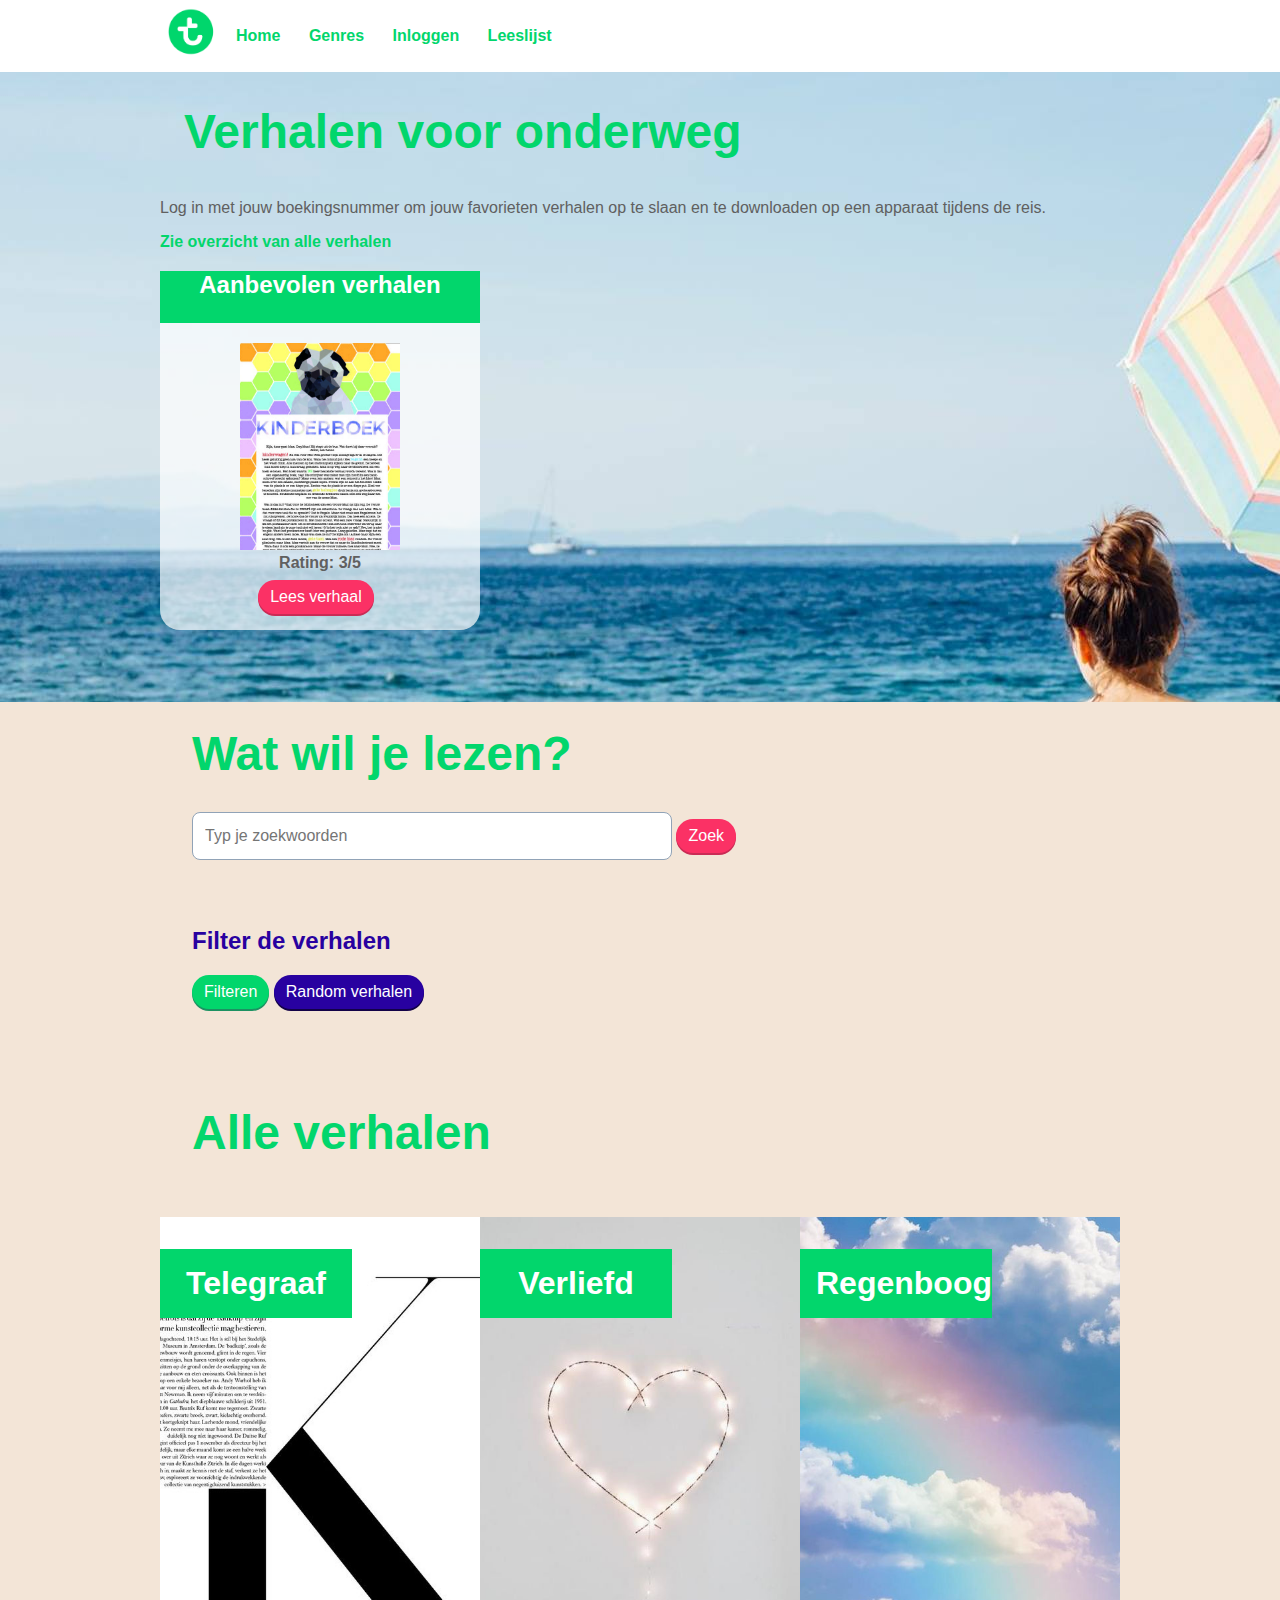
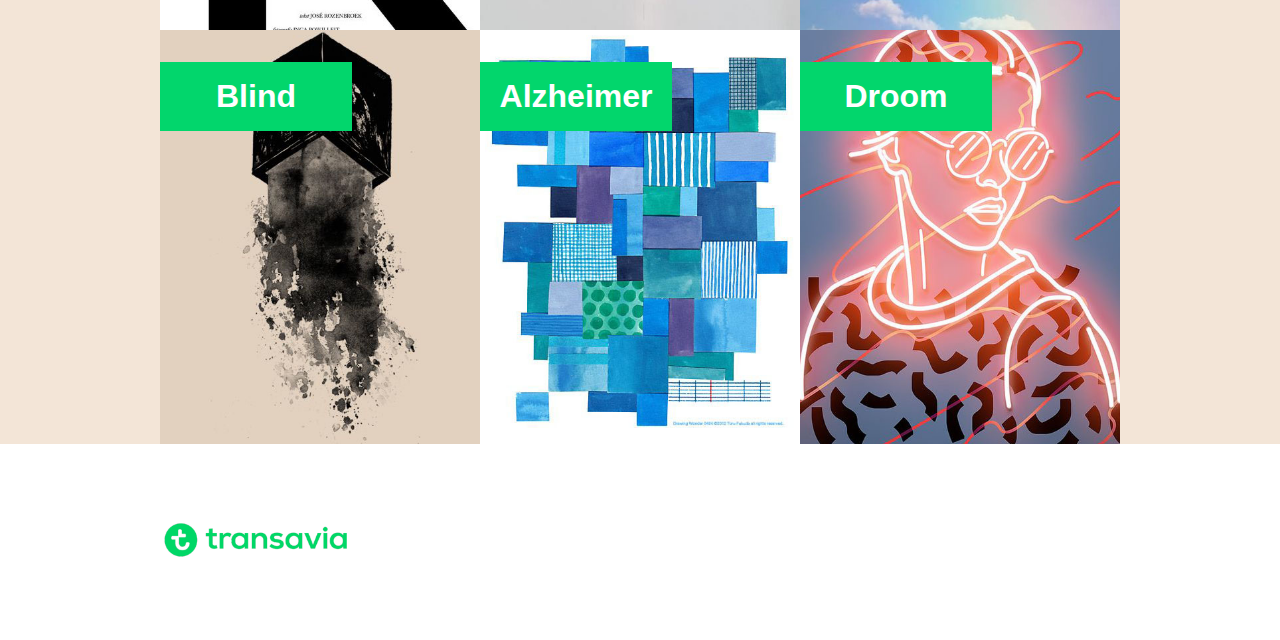
<file: index.html>
<!DOCTYPE html>
<html lang="en">

<head>
    <meta charset="UTF-8">
    <meta name="viewport" content="width=device-width, initial-scale=1">
    <title>99 verhalen voor onderweg</title>
    <link rel="stylesheet" href="css/styles.css">
</head>

<body>
    <!-- Dit is de header met het logo en de titel van de website -->
    <header>
        <img src="images/Transavia_logo.svg.png" alt="">
        <nav>
            <ul>
                <li><a href="index.html">Home</a></li>
                <li><a href="">Genres</a></li>
                <li><a href="login.html">Inloggen</a></li>
                <li><a href="">Leeslijst</a></li>
            </ul>
        </nav>
    </header>


    <!-- Het aanbevolen verhaal-->
    <main>
        <section class="aanbevolen">
            <h1>Verhalen voor onderweg</h1>
            <p>Log in met jouw boekingsnummer om jouw favorieten verhalen op te slaan en te downloaden op een apparaat tijdens de reis.</p>
            <a href="#alleverhalen">Zie overzicht van alle verhalen</a>
            <article>
                <h2>Aanbevolen verhalen</h2>
                <a href="Verhaal.html">
                <img src="images/verhaal7.jpg" alt="">  </a>
                <p>Rating: 3/5</p>
                <a href="Verhaal.html">
               <button>Lees verhaal </button>   
                </a>
            </article>
        </section>

        <!-- De zoekbalk op de pagina -->
        <section class="zoekbalk">
            <h1>Wat wil je lezen?</h1>
            <input type="text" placeholder="Typ je zoekwoorden" name="zoeken">
            <button type="submit">Zoek<i></i></button>
        </section>

        <!-- Filteren op een verhaal en een knop om random verhalen op te halen -->
        <section class="filteren">
            <h2>Filter de verhalen</h2>
            <button>Filteren</button>
            <button>Random verhalen</button>
        </section>

        <!-- De verhalen van de website-->
        <section class="verhalen">
            <h1 id="alleverhalen">Alle verhalen </h1>
            <article>
                <h3>Telegraaf</h3>
                <img src="images/verhaal1.jpg" alt="">
                <!-- <h3>Kinderboek (45)</h3>
                <img src="images/book1.jpg" alt="">
                <p>Rating: 3/5</p>
                <button>Voeg toe aan lijst</button> -->
            </article>
            <article>
                <h3>Verliefd</h3>
                <img src="images/verhaal2.jpg" alt="">
                <!-- <h3>Kinderboek (45)</h3>
                <img src="images/book2.jpg" alt="">
                <p>Rating: 3/5</p>
                <button>Voeg toe aan lijst</button> -->
            </article>
            <article>
                <h3>Regenboog</h3>
                <img src="images/verhaal3.jpg" alt="">
                <!--   <h3>Kinderboek (45)</h3>
                <img src="images/book3.jpg" alt="">
                <p>Rating: 3/5</p>
                <button>Voeg toe aan lijst</button> -->
            </article>
            <article>
                <h3>Blind</h3>
                <img src="images/verhaal4.jpg" alt="">
            </article>
            <article>
                <h3>Alzheimer</h3>
                <img src="images/verhaal5.jpg" alt="">
            </article>
            <article>
                <h3>Droom</h3>
                <img src="images/verhaal6.jpg" alt="">
            </article>
        </section>
    </main>

    <!-- De footer-->
    <footer>
        <img src="images/logo_transavia.png" alt="">
    </footer>

</body>

</html>
</file>
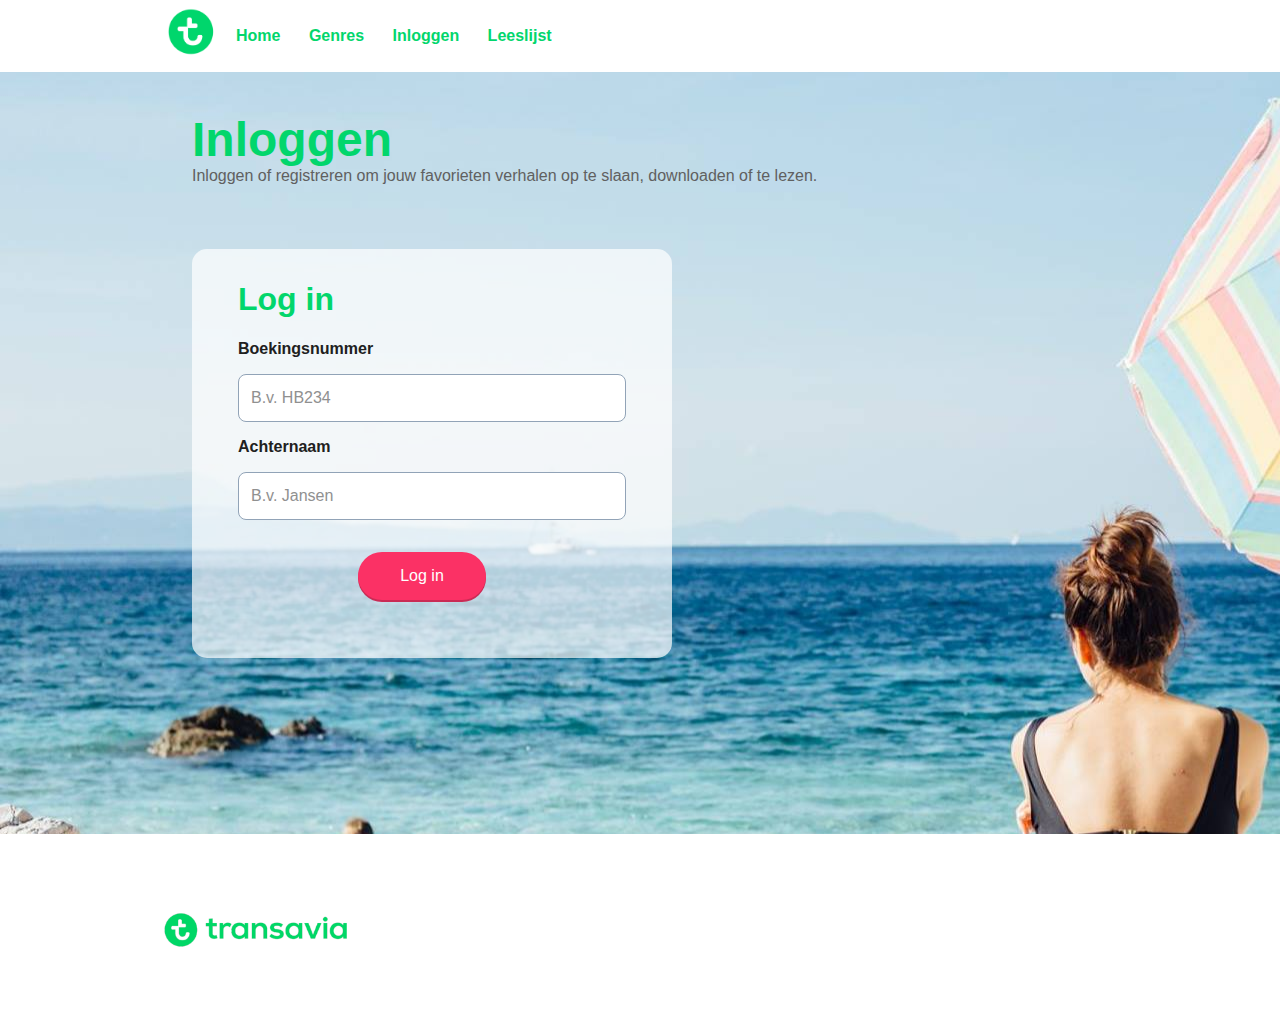
<file: login.html>
<!DOCTYPE html>
<html lang="en">

<head>
    <meta charset="UTF-8">
    <meta name="viewport" content="width=device-width, initial-scale=1">
    <title>99 verhalen voor onderweg</title>
    <link rel="stylesheet" href="css/styles.css">
</head>

<body>
    <!-- Dit is de header met het logo en de titel van de website -->
    <header>
        <img class="logo" src="images/Transavia_logo.svg.png" alt="">
        <nav>
            <ul>
                <li><a href="index.html">Home</a></li>
                <li><a href="genres.html">Genres</a></li>
                <li><a href="login.html">Inloggen</a></li>
                <li><a href="">Leeslijst</a></li>
            </ul>
        </nav>
    </header>


    <!-- Het inlog formulier-->
    <main>
        <section class="login">
            <h1>Inloggen</h1>
            <p>Inloggen of registreren om jouw favorieten verhalen op te slaan, downloaden of te lezen.</p>
            <form method="get" action="index.html">
                <fieldset>
                    <legend>Log in</legend>
                    <label>Boekingsnummer</label>
                    <input type="text" name="text" value="B.v. HB234">
                    <label>Achternaam</label>
                    <input type="text" name="lastname" value="B.v. Jansen">
                    <input type="submit" value="Log in">
                </fieldset>
            </form>
        </section>
    </main>


    <!-- De footer-->
    <footer>
        <img src="images/logo_transavia.png" alt="">
    </footer>
</body>
</html>
</file>
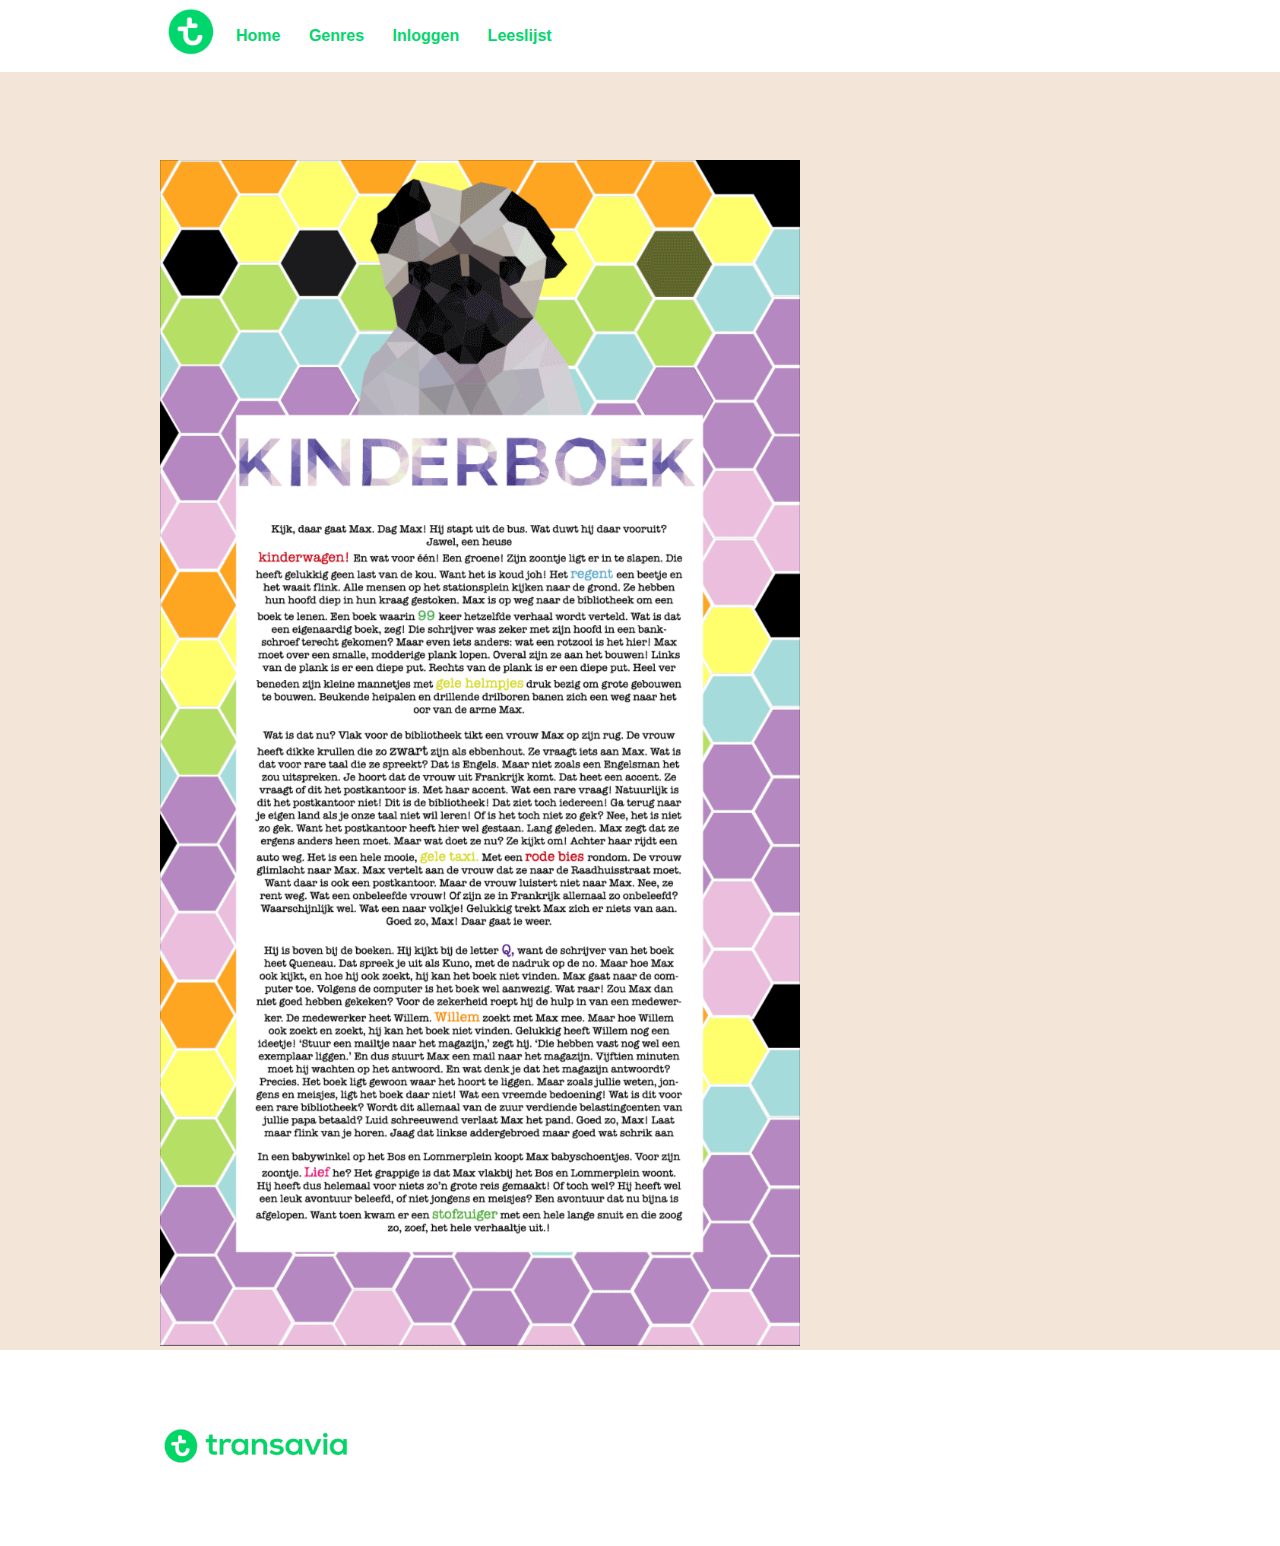
<file: Verhaal.html>
<!DOCTYPE html>
<html lang="en">

<head>
    <meta charset="UTF-8">
    <meta name="viewport" content="width=device-width, initial-scale=1">
    <title>99 verhalen voor onderweg</title>
    <link rel="stylesheet" href="css/styles.css">
</head>

<body>
    <!-- Dit is de header met het logo en de titel van de website -->
    <header>
        <img src="images/Transavia_logo.svg.png" alt="">
        <nav>
            <ul>
                <li><a href="index.html">Home</a></li>
                <li><a href="">Genres</a></li>
                <li><a href="login.html">Inloggen</a></li>
                <li><a href="">Leeslijst</a></li>
            </ul>
        </nav>
    </header>


    <!-- Het aanbevolen verhaal-->
    <main>
    <section class="verhaal">
      <img src="images/verhaal_2.gif" alt="">  
    </section>
  
 
       
    </main>

    <!-- De footer-->
    <footer>
        <img src="images/logo_transavia.png" alt="">
    </footer>

</body>

</html>
</file>
<file: css/styles.css>
* {
    box-sizing: border-box;
}

/*body*/

body {
    margin: 0;
    font-family: 'Nexa', sans-serif;
}

main {
    background-color: #F3E5D7;
}

/* header */

header {
    position: absolute;
    left: 0;
    right: 0;
    margin: 0;
    background-color: #fff;
    padding: 0.5em 0.5em;
    display: flex;
    justify-content: flex-start;
}

header img {
    height: 3em;
    margin-left: 10em;
}

nav ul {
    list-style: none;
    margin-left: -2em;
}

nav li {
    display: inline-block;
    margin: 0.2em 0.5em;
}

nav a {
    font-weight: 900;
    text-decoration: none;
    font-size: 1em;
    padding: 0.25em;
    color: #02D66C;
}

nav a:hover {
    color: #2A3280;
}


/* hompagina */

section.aanbevolen {
    background-image: url(../images/achtergrond.jpg);
    padding: 5em 10em;
}

section.aanbevolen h1 {
    font-size: 3em;
    margin: 0;
}

section.aanbevolen h2 {
    background-color: #02D66C;
    color: #fff;
    padding-bottom: 1em;
}

section.aanbevolen p {
    margin: -1.5em 0 4em -3em 2em;
    font-size: 1em;
}
section.aanbevolen a:nth-of-type(1) {
    color: #02D66C;#;
    text-decoration: none;
    font-weight: 600;
}

section.aanbevolen article p:nth-of-type(1) {
    font-weight: 600;
}

section.aanbevolen article {
    background-color: rgba(255, 255, 255, 0.7);
    text-align: center;
    max-width: 20em;
    border-radius: 20px;
}

section.aanbevolen article img {
    max-width: 10em;
    margin-bottom: -1em;
}

section.aanbevolen button {
    margin: -1em 1em 1em 0.5em;
}

/*zoekbalk*/

section.zoekbalk {
    background-color: #F3E5D7;
    margin-top: -2.5em;
}

section.zoekbalk h1 {
    margin-left: 3.5em;
    margin-bottom: -0.2em;
}

section.zoekbalk input {
    height: 3em;
    max-width: 30em;
    margin: 1em 0 3em 12em;
    font-size: 1em;
}

/*Filteren en random verhalen*/

section.filteren {
    background-color: #F3E5D7;
    margin: 1em 5em 5em 12em;
}

section.filteren h2 {
    color: #2801A0;
}

section.filteren button:nth-last-of-type(1) {
    background-color: #2801A0;
    box-shadow: 0 2px #120147;
    font-weight: 500;
}

section.filteren button:nth-last-of-type(2) {
    background-color: #02D66C;
    box-shadow: 0 2px #1C9262;
    font-weight: 500;
}

/*Alle verhalen*/

section.verhalen {
    margin-top: -2.5em;
    display: flex;
    flex-wrap: wrap;
    justify-content: flex-start;
}

section.verhalen h1 {
    width: 100%;
    margin-left: 3.5em;
}


/*article*/

section.verhalen {
    background-color: #F3E5D7;
}



section.verhalen article {
    text-align: center;
    min-width: 10em;
    margin-bottom: -0.3em;
}

section.verhalen article:hover {
    opacity: 0.5;
}

section.verhalen article:nth-of-type(1) {
    margin-left: 10em;
}

section.verhalen article:nth-of-type(4) {
    margin-left: 10em;
}

section.verhalen article p {
    color: #2A3280;
    font-weight: 500;
}

section.verhalen article img {
    width: 20em;
}

section.verhalen h3 {
    position: absolute;
    background-color: #02D66C;
    color: #fff;
    font-size: 2em;
    padding: 0.5em;
    width: 6em;
}

/*footer */

footer {
    background: #fff;
    width: 100%
}

footer p {
    color: #61D277;
}

footer p:hover {
    color: #2A3280;
}

footer img {
    width: 12em;
    height: 12em;
    margin-left: 10em;
}

/*fonts*/

h1 {
    font-size: 3em;
    padding: 0.5em;
    color: #02D66C;
}

h2 {
    color: #02D66C;
}

h3 {
    color: #2801A0
}

p {
    color: #606060;
}

/*button*/

button {
    padding: 0.5em 0.75em;
    color: #fff;
    background: #FB3165;
    font-size: 1em;
    border-radius: 40px;
    cursor: pointer;
    border: none;
    box-shadow: 0 2px #CA2B55;
    font-weight: 500;
}

button:hover {
    padding: 0.5em 0.75em;
    background: #EC486A;
    opacity: 0.8;
    transition: 0.3s;
    font-weight: 500;
}

/* inlog pagina */

.login {
    background-image: url(../images/achtergrond.jpg);
    padding: 10em 0;

}

.login h1 {
    margin-top: -1.5em;
    margin-left: 3.5em;
    font-size: 3em;
}

.login p:nth-of-type(1) {
    margin: -3.5em 0 4em 12em;
    font-size: 1em;
}

/*form*/

fieldset {
    display: inline-block;
    border: none;
    margin-top: 0;

}

legend {
    font-size: 2em;
    padding: 0 0 0.5em 0;
}

label {
    color: #202020;
    font-weight: 600;
    margin-top: 5em;
}

form {
    background-color: rgba(255, 255, 255, 0.7);
    margin: 1em 4em 1em 12em;
    padding: 2em;
    color: #02D66C;
    text-decoration: none;
    max-width: 30em;
    border-radius: 15px;
}

legend {
    font-weight: 800;
}

input {
    width: 100%;
    padding: 0.75em;
    margin: 1em 2em 1em 0;
    border: 0.5px solid #91A3B7;
    border-radius: 8px;
    height: 3em;
    font-size: 1em;
    color: #909090;

}

input:hover {
    opacity: 0.5;
    transition: 0.3s;
    border-color: #2801A0;
}

input[type=submit] {
    padding: 0.5em 0.75em;
    color: #fff;
    background: #FB3165;
    font-size: 1em;
    font-weight: 500;
    border-radius: 40px;
    cursor: pointer;
    border: none;
    box-shadow: 0 2px #CA2B55;
    max-width: 8em;
    margin-left: 7.5em;
}

input[type=submit]:hover {
    padding: 0.5em 0.75em;
    background: #EC486A;
    opacity: 0.8;
    transition: 0.3s;
}

/*verhaal*/

section.verhaal img {
    width: 50%;
    margin: 10em 1em 0 10em;
}

/*mobile device */

@media (max-width: 32em) {
    header {
        background-color: #fff;
    }

}
</file>
